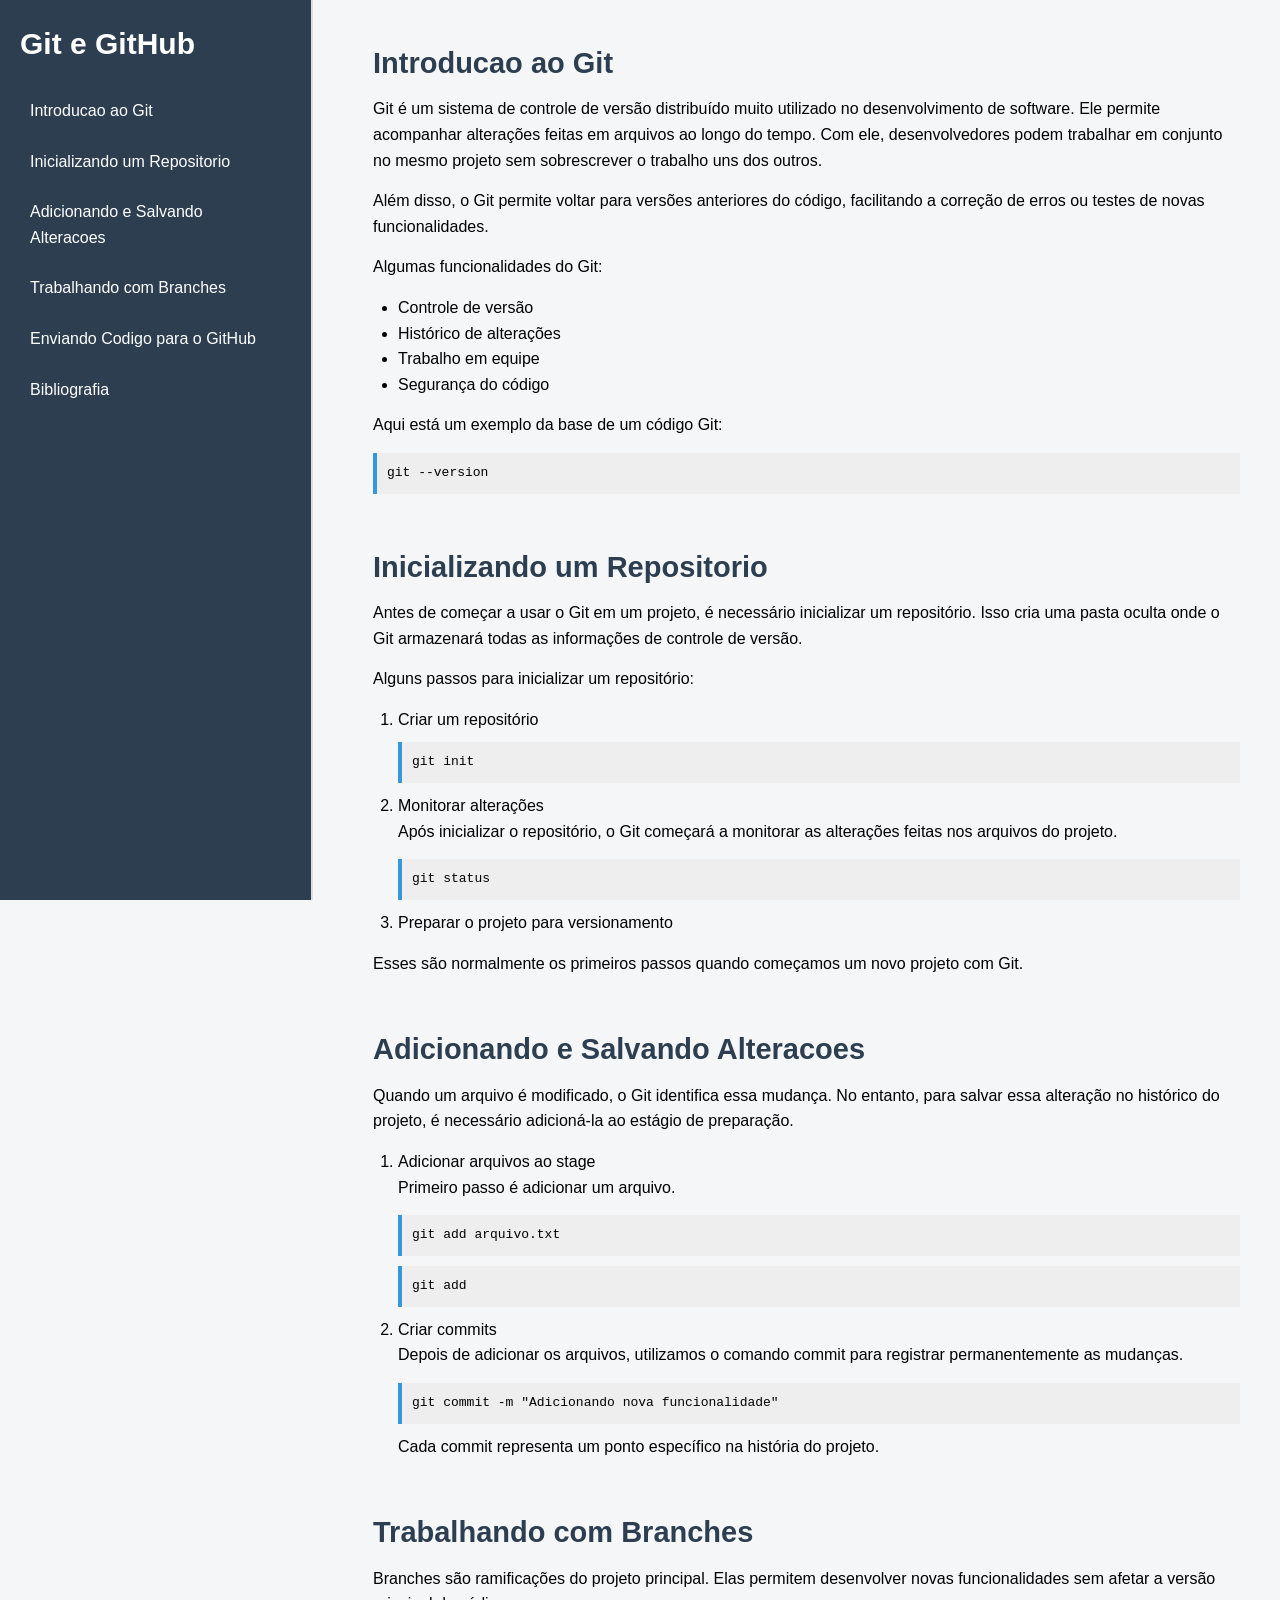
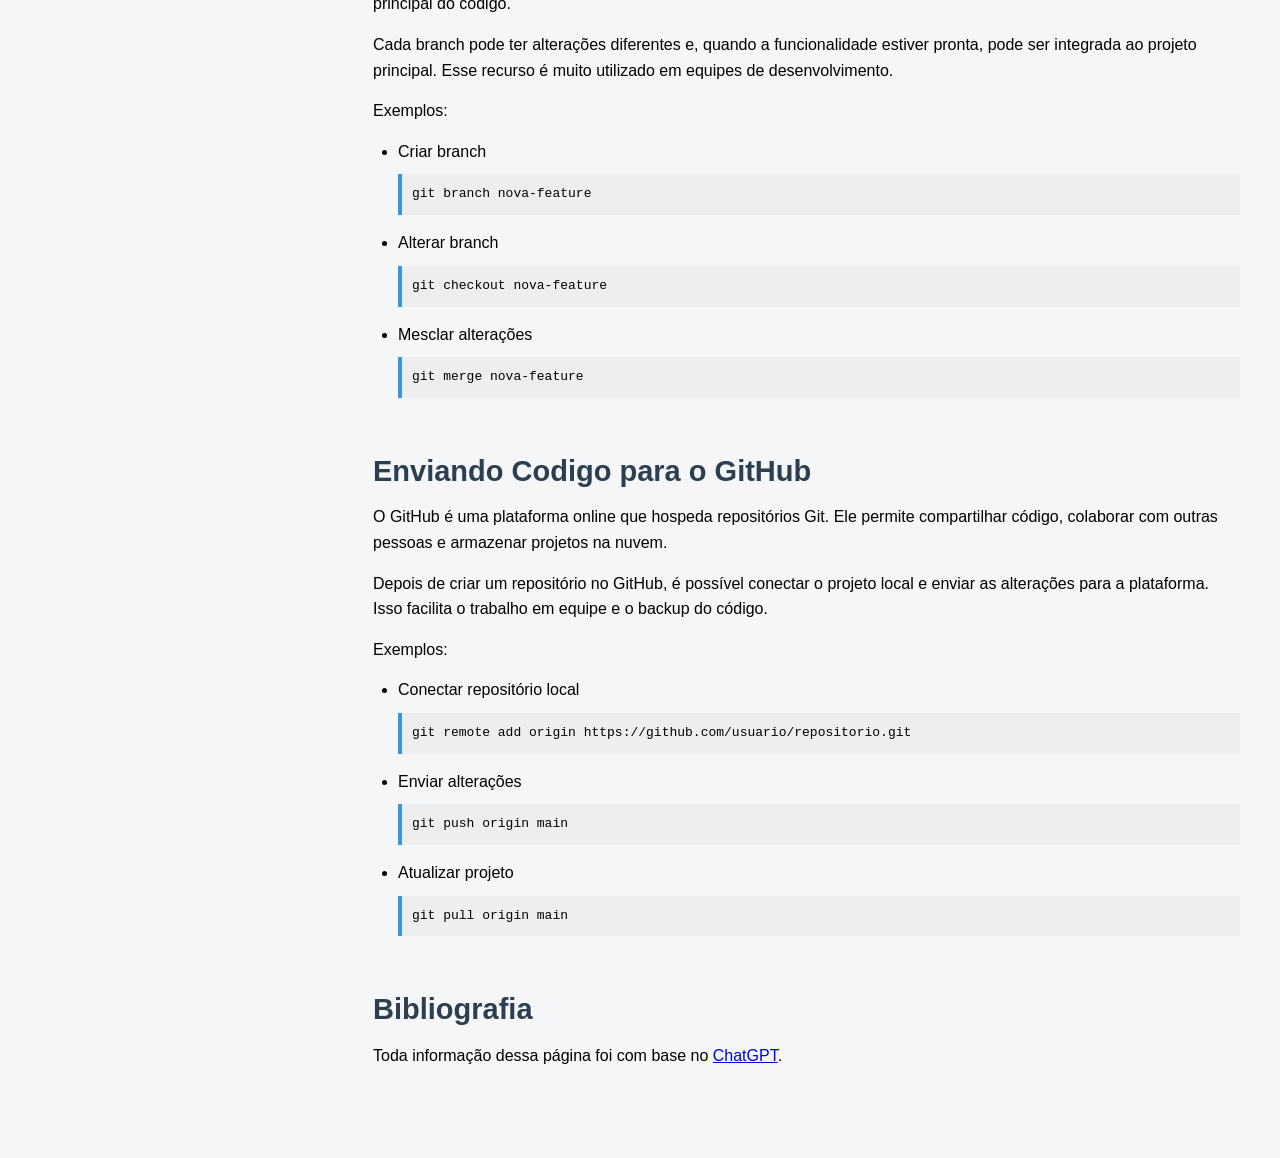
<file: technical-documentation/index.html>
<!DOCTYPE html>
<html lang="en">
  <head>
    <meta charset="UTF-8" />
    <title>Technical Documentation Page</title>
    <link rel="stylesheet" href="styles.css">
  </head>

  <body>
    <nav id="navbar">
      <header>Git e GitHub</header>
      <a class="nav-link" href="#Introducao_ao_Git">Introducao ao Git</a>
      <a class="nav-link" href="#Inicializando_um_Repositorio">Inicializando um Repositorio</a>
      <a class="nav-link" href="#Adicionando_e_Salvando_Alteracoes">Adicionando e Salvando Alteracoes</a>
      <a class="nav-link" href="#Trabalhando_com_Branches">Trabalhando com Branches</a>
      <a class="nav-link" href="#Enviando_Codigo_para_o_GitHub">Enviando Codigo para o GitHub</a>
      <a class="nav-link" href="#Bibliografia">Bibliografia</a>
    </nav>

    <main id="main-doc">
      <section id="Introducao_ao_Git" class="main-section">
        <header>Introducao ao Git</header>

        <p>Git é um sistema de controle de versão distribuído muito utilizado no desenvolvimento de software. Ele permite acompanhar alterações feitas em arquivos ao longo do tempo. Com ele, desenvolvedores podem trabalhar em conjunto no mesmo projeto sem sobrescrever o trabalho uns dos outros.</p>
        <p>Além disso, o Git permite voltar para versões anteriores do código, facilitando a correção de erros ou testes de novas funcionalidades.</p>
        <p>Algumas funcionalidades do Git: </p>

        <ul>
          <li>Controle de versão</li>
          <li>Histórico de alterações</li>
          <li>Trabalho em equipe</li>
          <li>Segurança do código</li>
        </ul>
        <p>Aqui está um exemplo da base de um código Git: </p>
        <code>git --version</code>
      </section>

      <section id="Inicializando_um_Repositorio" class="main-section">
        <header>Inicializando um Repositorio</header>

        <p>Antes de começar a usar o Git em um projeto, é necessário inicializar um repositório. Isso cria uma pasta oculta onde o Git armazenará todas as informações de controle de versão.</p>
        <p>Alguns passos para inicializar um repositório: </p>
        <ol>
          <li>Criar um repositório</li>
          <code>git init</code>

          <li>Monitorar alterações</li>
          
          <p>Após inicializar o repositório, o Git começará a monitorar as alterações feitas nos arquivos do projeto.</p>
          <code>git status</code>

          <li>Preparar o projeto para versionamento</li>
        </ol>
        <p>Esses são normalmente os primeiros passos quando começamos um novo projeto com Git.</p>
      </section>

      <section id="Adicionando_e_Salvando_Alteracoes" class="main-section">
        <header>Adicionando e Salvando Alteracoes</header>

        <p>Quando um arquivo é modificado, o Git identifica essa mudança. No entanto, para salvar essa alteração no histórico do projeto, é necessário adicioná-la ao estágio de preparação.</p>

        <ol>
          <li>Adicionar arquivos ao stage</li>
          <p>Primeiro passo é adicionar um arquivo.</p>
          <code>git add arquivo.txt</code>
          
          <code>git add</code>
          
          <li>Criar commits</li>
          <p>Depois de adicionar os arquivos, utilizamos o comando commit para registrar permanentemente as mudanças.</p>
          <code>git commit -m "Adicionando nova funcionalidade"</code>
          <p>Cada commit representa um ponto específico na história do projeto.</p>
        </ol>
      </section>

      <section id="Trabalhando_com_Branches" class="main-section">
        <header>Trabalhando com Branches</header>

        <p>Branches são ramificações do projeto principal. Elas permitem desenvolver novas funcionalidades sem afetar a versão principal do código.</p>
        <p>Cada branch pode ter alterações diferentes e, quando a funcionalidade estiver pronta, pode ser integrada ao projeto principal. Esse recurso é muito utilizado em equipes de desenvolvimento.</p>
        <p>Exemplos: </p>

        <ul>
          <li>Criar branch</li>
          <p><code>git branch nova-feature</code></p>

          <li>Alterar branch</li>
          <p><code>git checkout nova-feature</code></p>

          <li>Mesclar alterações</li>
          <p><code>git merge nova-feature</code></p>
        </ul>
      </section>

      <section id="Enviando_Codigo_para_o_GitHub" class="main-section">
        <header>Enviando Codigo para o GitHub</header>

        <p>O GitHub é uma plataforma online que hospeda repositórios Git. Ele permite compartilhar código, colaborar com outras pessoas e armazenar projetos na nuvem.</p>
        <p>Depois de criar um repositório no GitHub, é possível conectar o projeto local e enviar as alterações para a plataforma. Isso facilita o trabalho em equipe e o backup do código.</p>
        <p>Exemplos: </p>

        <ul>
          <li>Conectar repositório local</li>
          <p><code>git remote add origin https://github.com/usuario/repositorio.git</code></p>

          <li>Enviar alterações</li>
          <p><code>git push origin main</code></p>

          <li>Atualizar projeto</li>
          <p><code>git pull origin main</code></p>
        </ul>
      </section>

      <section id="Bibliografia" class="main-section">
        <header>Bibliografia</header>
        <p>Toda informação dessa página foi com base no <a href="#">ChatGPT</a>.</p>
      </section>

    </main>
  </body>
</html>
</file>
<file: technical-documentation/styles.css>
/*reset*/
* {
  margin: 0;
  padding: 0;
  box-sizing: border-box;
}

body {
  font-family: Arial, Helvetica, sans-serif;
  line-height: 1.6;
  background-color: #f4f6f8;
}

html {
  scroll-behavior: smooth;
}

/*navbar*/
#navbar {
  position: fixed;
  top: 0;
  left: 0;
  width: 313px;
  height: 100%;
  background-color: #2c3e50;
  color: white;
  padding: 20px;
  border-right: 2px solid #ddd;
}

#navbar header {
  font-size: 30px; 
  font-weight: bold;
  margin-bottom: 20px;
}

.nav-link {
  display: block;
  text-decoration: none;
  color: white;
  padding: 10px;
  margin: 5px 0;
  border-radius: 5px;
}

.nav-link:hover {
  background-color: #34495e;
}

/*principal*/
#main-doc {
  margin-left: 333px;
  padding: 40px;
}

.main-section {
  margin-bottom: 50px;
}

.main-section header {
  font-size: 29px;
  margin-bottom: 10px;
  color: #2c3e50;
  font-weight: bold;
}

.main-section p {
  margin-bottom: 15px;
}

ul, ol {
  margin-left: 25px;
  margin-bottom: 15px;
}

code {
  display: block;background-color: #eeeeee;
  padding: 10px;
  margin: 10px 0;
  border-left: 4px solid #3498db;
  font-family: monospace;
}

a {
  color: 3498db;
}

a:hover {
  text-decoration: underline;
}

@media (max-width: 770px) {
  #navbar {
    position: relative; 
    width: 100%;
    height: auto;
  }

  #main-doc {
    margin-left: 0;
  }
}
</file>
